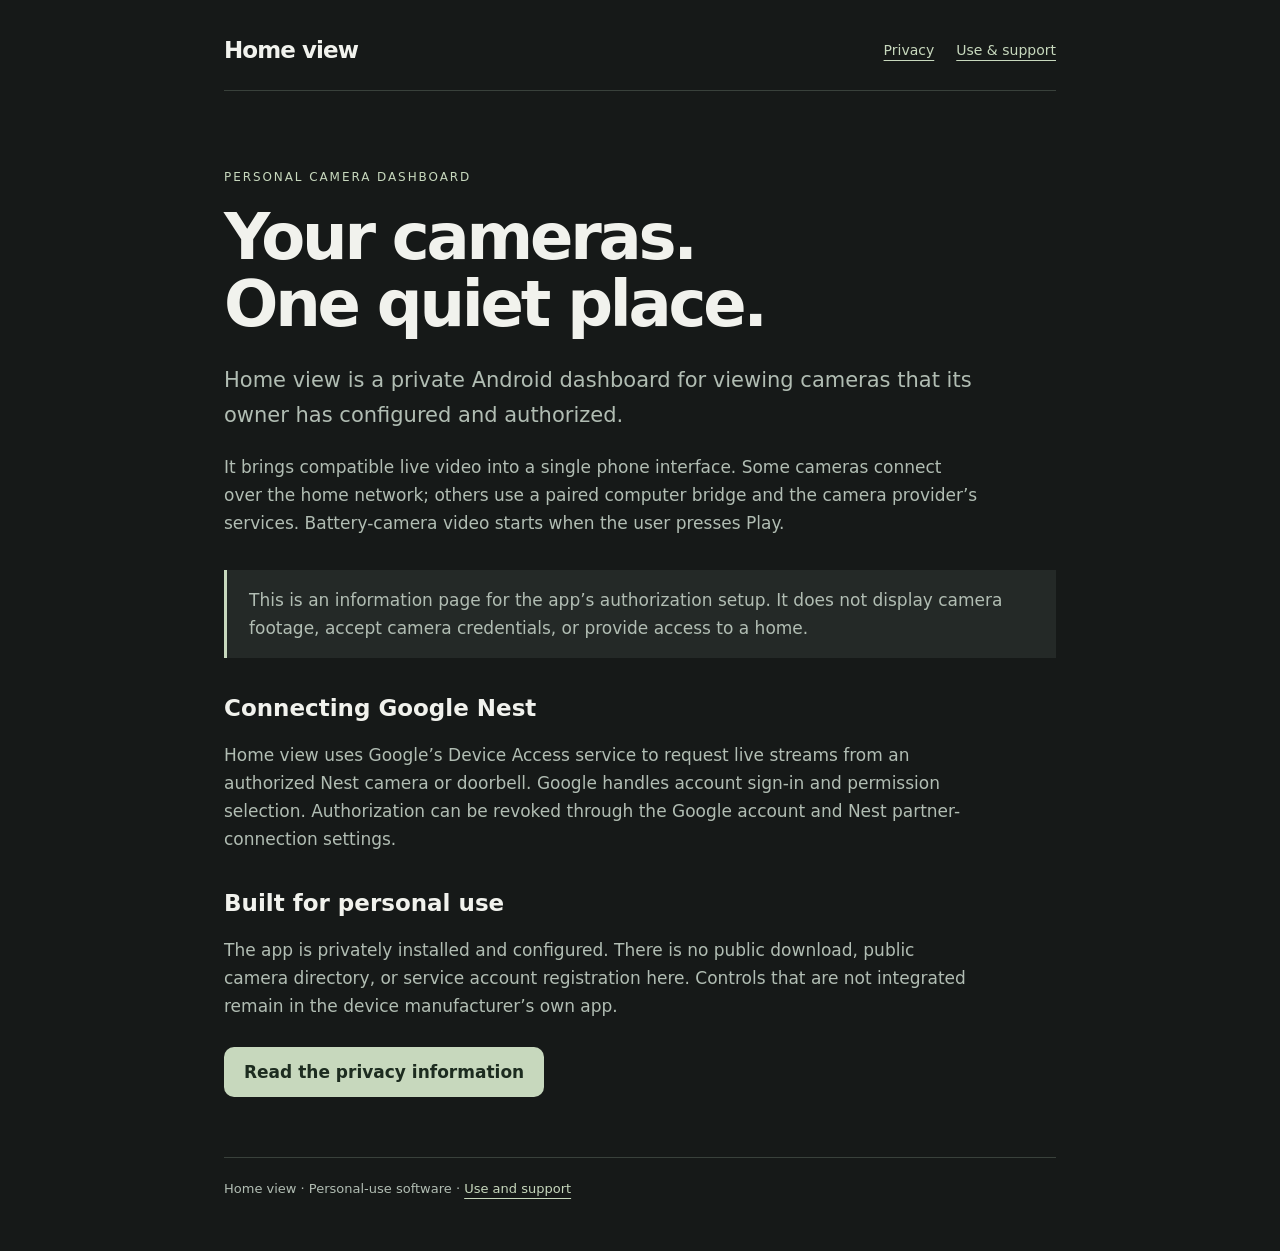
<file: index.html>
<!doctype html>
<html lang="en"><head><meta charset="utf-8"><meta name="viewport" content="width=device-width,initial-scale=1"><meta name="description" content="Home view is a privately configured Android camera dashboard. Learn how it works and how it handles data."><title>Home view · About the app</title><link rel="stylesheet" href="style.css"></head>
<body><div class="wrap"><header><a class="brand" href="./">Home view</a><nav aria-label="Information"><a href="privacy.html">Privacy</a><a href="terms.html">Use &amp; support</a></nav></header><main><p class="eyebrow">Personal camera dashboard</p><h1>Your cameras.<br>One quiet place.</h1><p class="lead">Home view is a private Android dashboard for viewing cameras that its owner has configured and authorized.</p><p>It brings compatible live video into a single phone interface. Some cameras connect over the home network; others use a paired computer bridge and the camera provider’s services. Battery-camera video starts when the user presses Play.</p><div class="note"><p>This is an information page for the app’s authorization setup. It does not display camera footage, accept camera credentials, or provide access to a home.</p></div><h2>Connecting Google Nest</h2><p>Home view uses Google’s Device Access service to request live streams from an authorized Nest camera or doorbell. Google handles account sign-in and permission selection. Authorization can be revoked through the Google account and Nest partner-connection settings.</p><h2>Built for personal use</h2><p>The app is privately installed and configured. There is no public download, public camera directory, or service account registration here. Controls that are not integrated remain in the device manufacturer’s own app.</p><a class="button" href="privacy.html">Read the privacy information</a></main><footer>Home view · Personal-use software · <a href="terms.html">Use and support</a></footer></div></body></html>
</file>
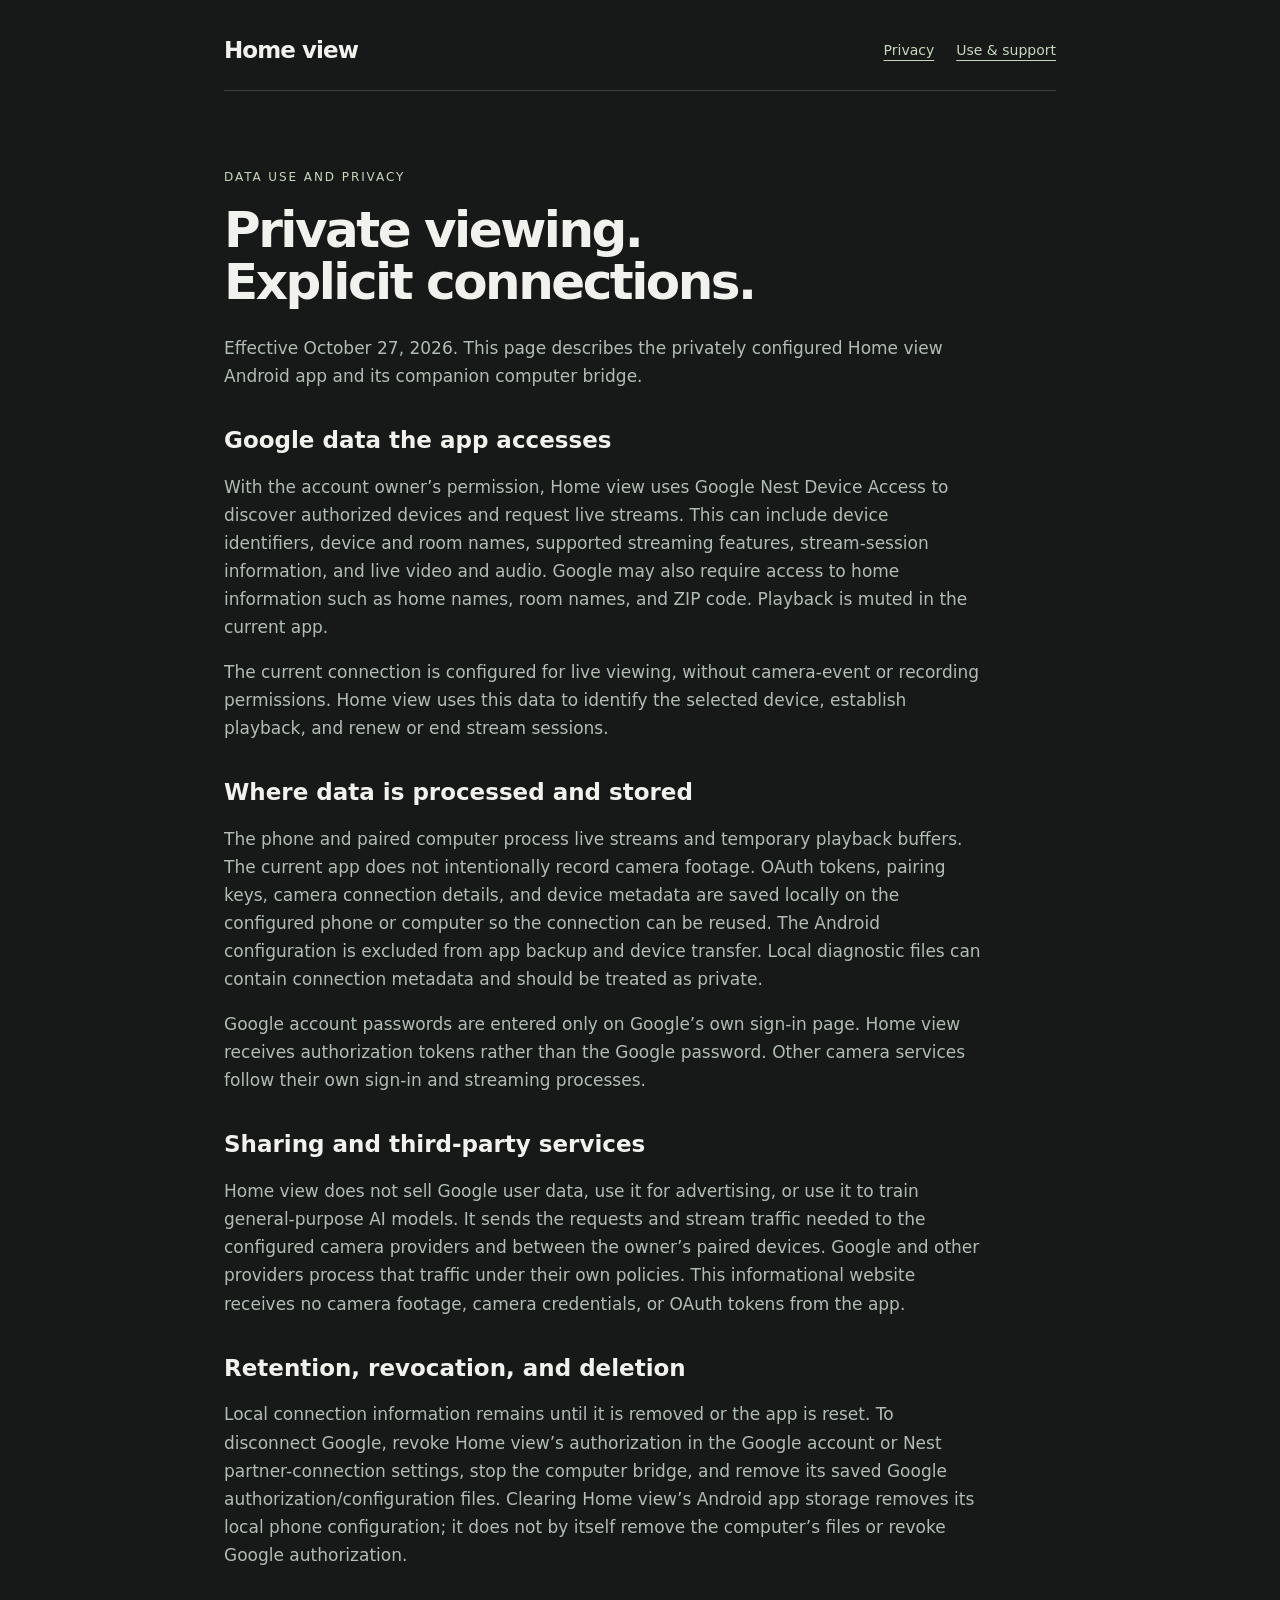
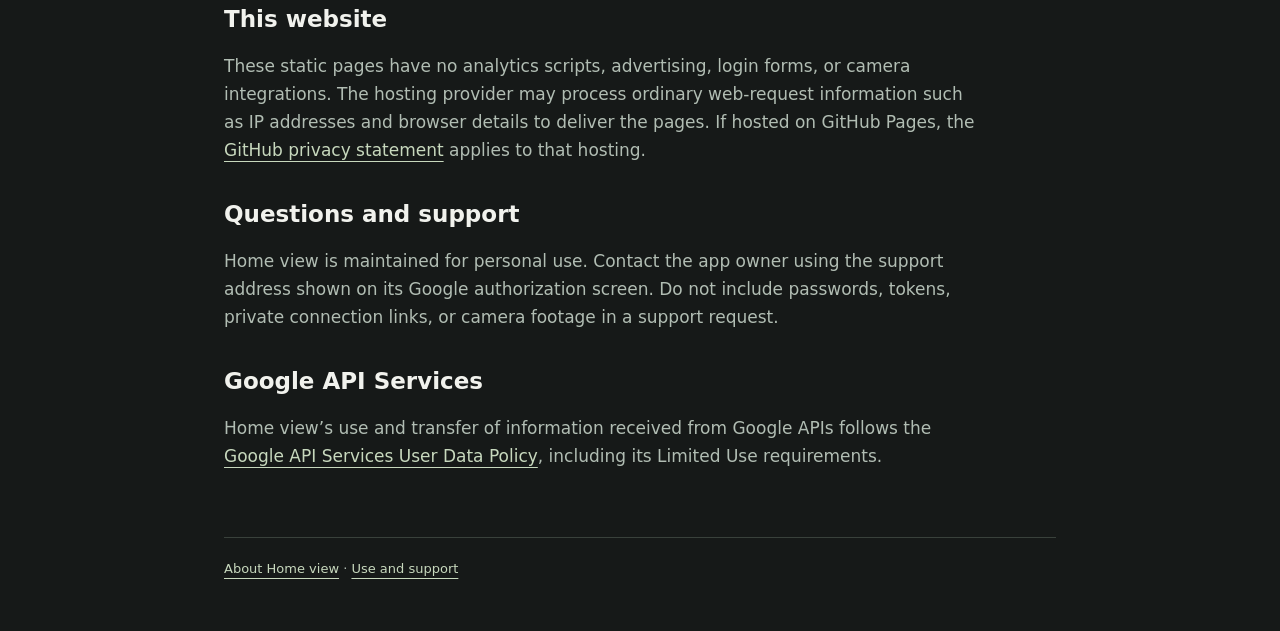
<file: privacy.html>
<!doctype html>
<html lang="en"><head><meta charset="utf-8"><meta name="viewport" content="width=device-width,initial-scale=1"><meta name="description" content="How the personal Home view camera dashboard handles Google data, live video, and local credentials."><title>Privacy · Home view</title><link rel="stylesheet" href="style.css"></head>
<body><div class="wrap"><header><a class="brand" href="./">Home view</a><nav aria-label="Information"><a href="privacy.html" aria-current="page">Privacy</a><a href="terms.html">Use &amp; support</a></nav></header><main class="detail"><p class="eyebrow">Data use and privacy</p><h1>Private viewing.<br>Explicit connections.</h1><p>Effective October 27, 2026. This page describes the privately configured Home view Android app and its companion computer bridge.</p><h2>Google data the app accesses</h2><p>With the account owner’s permission, Home view uses Google Nest Device Access to discover authorized devices and request live streams. This can include device identifiers, device and room names, supported streaming features, stream-session information, and live video and audio. Google may also require access to home information such as home names, room names, and ZIP code. Playback is muted in the current app.</p><p>The current connection is configured for live viewing, without camera-event or recording permissions. Home view uses this data to identify the selected device, establish playback, and renew or end stream sessions.</p><h2>Where data is processed and stored</h2><p>The phone and paired computer process live streams and temporary playback buffers. The current app does not intentionally record camera footage. OAuth tokens, pairing keys, camera connection details, and device metadata are saved locally on the configured phone or computer so the connection can be reused. The Android configuration is excluded from app backup and device transfer. Local diagnostic files can contain connection metadata and should be treated as private.</p><p>Google account passwords are entered only on Google’s own sign-in page. Home view receives authorization tokens rather than the Google password. Other camera services follow their own sign-in and streaming processes.</p><h2>Sharing and third-party services</h2><p>Home view does not sell Google user data, use it for advertising, or use it to train general-purpose AI models. It sends the requests and stream traffic needed to the configured camera providers and between the owner’s paired devices. Google and other providers process that traffic under their own policies. This informational website receives no camera footage, camera credentials, or OAuth tokens from the app.</p><h2>Retention, revocation, and deletion</h2><p>Local connection information remains until it is removed or the app is reset. To disconnect Google, revoke Home view’s authorization in the Google account or Nest partner-connection settings, stop the computer bridge, and remove its saved Google authorization/configuration files. Clearing Home view’s Android app storage removes its local phone configuration; it does not by itself remove the computer’s files or revoke Google authorization.</p><h2>This website</h2><p>These static pages have no analytics scripts, advertising, login forms, or camera integrations. The hosting provider may process ordinary web-request information such as IP addresses and browser details to deliver the pages. If hosted on GitHub Pages, the <a href="https://docs.github.com/en/site-policy/privacy-policies/github-general-privacy-statement">GitHub privacy statement</a> applies to that hosting.</p><h2>Questions and support</h2><p>Home view is maintained for personal use. Contact the app owner using the support address shown on its Google authorization screen. Do not include passwords, tokens, private connection links, or camera footage in a support request.</p><h2>Google API Services</h2><p>Home view’s use and transfer of information received from Google APIs follows the <a href="https://developers.google.com/terms/api-services-user-data-policy">Google API Services User Data Policy</a>, including its Limited Use requirements.</p></main><footer><a href="./">About Home view</a> · <a href="terms.html">Use and support</a></footer></div></body></html>
</file>
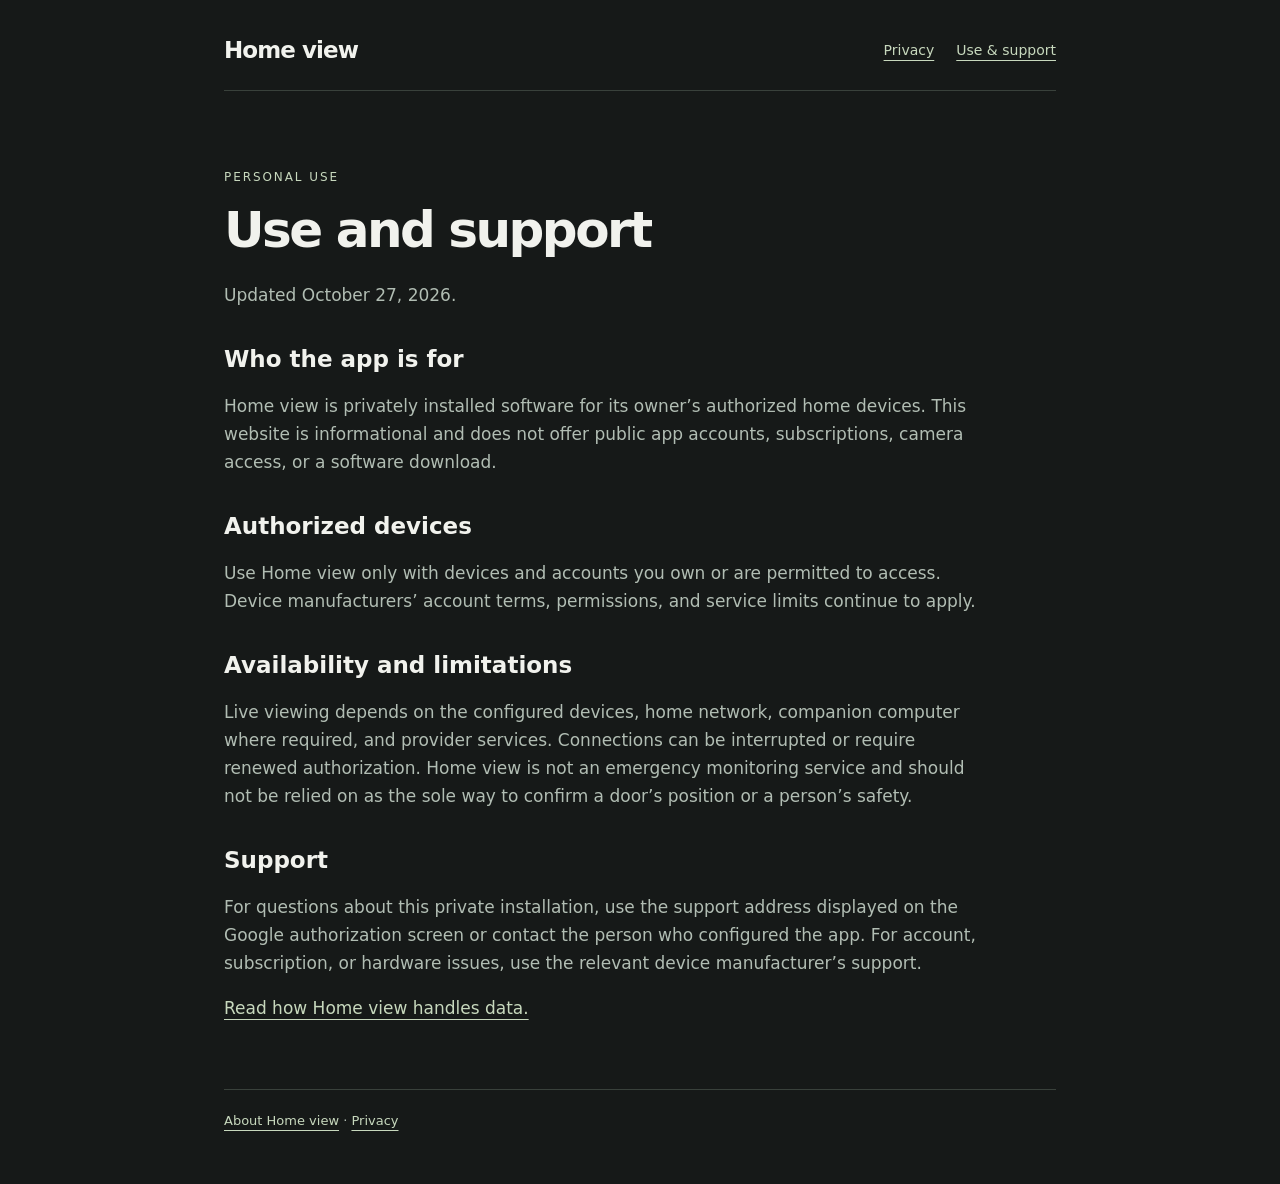
<file: terms.html>
<!doctype html>
<html lang="en"><head><meta charset="utf-8"><meta name="viewport" content="width=device-width,initial-scale=1"><meta name="description" content="Personal-use and support information for Home view."><title>Use &amp; support · Home view</title><link rel="stylesheet" href="style.css"></head>
<body><div class="wrap"><header><a class="brand" href="./">Home view</a><nav aria-label="Information"><a href="privacy.html">Privacy</a><a href="terms.html" aria-current="page">Use &amp; support</a></nav></header><main class="detail"><p class="eyebrow">Personal use</p><h1>Use and support</h1><p>Updated October 27, 2026.</p><h2>Who the app is for</h2><p>Home view is privately installed software for its owner’s authorized home devices. This website is informational and does not offer public app accounts, subscriptions, camera access, or a software download.</p><h2>Authorized devices</h2><p>Use Home view only with devices and accounts you own or are permitted to access. Device manufacturers’ account terms, permissions, and service limits continue to apply.</p><h2>Availability and limitations</h2><p>Live viewing depends on the configured devices, home network, companion computer where required, and provider services. Connections can be interrupted or require renewed authorization. Home view is not an emergency monitoring service and should not be relied on as the sole way to confirm a door’s position or a person’s safety.</p><h2>Support</h2><p>For questions about this private installation, use the support address displayed on the Google authorization screen or contact the person who configured the app. For account, subscription, or hardware issues, use the relevant device manufacturer’s support.</p><p><a href="privacy.html">Read how Home view handles data.</a></p></main><footer><a href="./">About Home view</a> · <a href="privacy.html">Privacy</a></footer></div></body></html>
</file>
<file: style.css>
:root{color-scheme:dark;--bg:#161918;--panel:#242927;--ink:#f1f2ed;--soft:#b1bdb3;--accent:#c7d8bd;--line:#39413b}*{box-sizing:border-box}body{margin:0;background:var(--bg);color:var(--ink);font:17px/1.65 system-ui,sans-serif}a{color:var(--accent);text-underline-offset:5px}a:focus-visible{outline:2px solid var(--accent);outline-offset:6px}.wrap{max-width:880px;margin:auto;padding:32px 24px}header{display:flex;align-items:center;justify-content:space-between;gap:20px;border-bottom:1px solid var(--line);padding-bottom:20px}.brand{font-size:23px;font-weight:650;letter-spacing:-.04em;text-decoration:none;color:var(--ink)}nav{display:flex;gap:22px;font-size:14px}main{padding:65px 0 50px}h1{font-size:clamp(36px,7vw,64px);line-height:1.05;letter-spacing:-.05em;max-width:760px;margin:16px 0 25px}h2{font-size:23px;line-height:1.3;margin:36px 0 12px}p,li{color:var(--soft)}p{max-width:760px}.eyebrow{font-size:12px;letter-spacing:.16em;text-transform:uppercase;color:var(--accent)}.lead{font-size:21px}.note{border-left:3px solid var(--accent);padding:8px 22px;margin:32px 0;background:var(--panel)}.note p{margin:8px 0}.button{display:inline-block;text-decoration:none;background:var(--accent);color:#1d2c20;padding:11px 20px;border-radius:10px;margin:10px 0;font-weight:600}.detail h1{font-size:clamp(36px,6vw,50px)}footer{border-top:1px solid var(--line);padding:20px 0;font-size:13px;color:var(--soft)}ul{padding-left:22px}li{margin:10px 0}@media(max-width:480px){header{align-items:flex-start;flex-direction:column;gap:10px}main{padding-top:38px}.wrap{padding:24px 20px}nav{gap:18px}}
</file>
